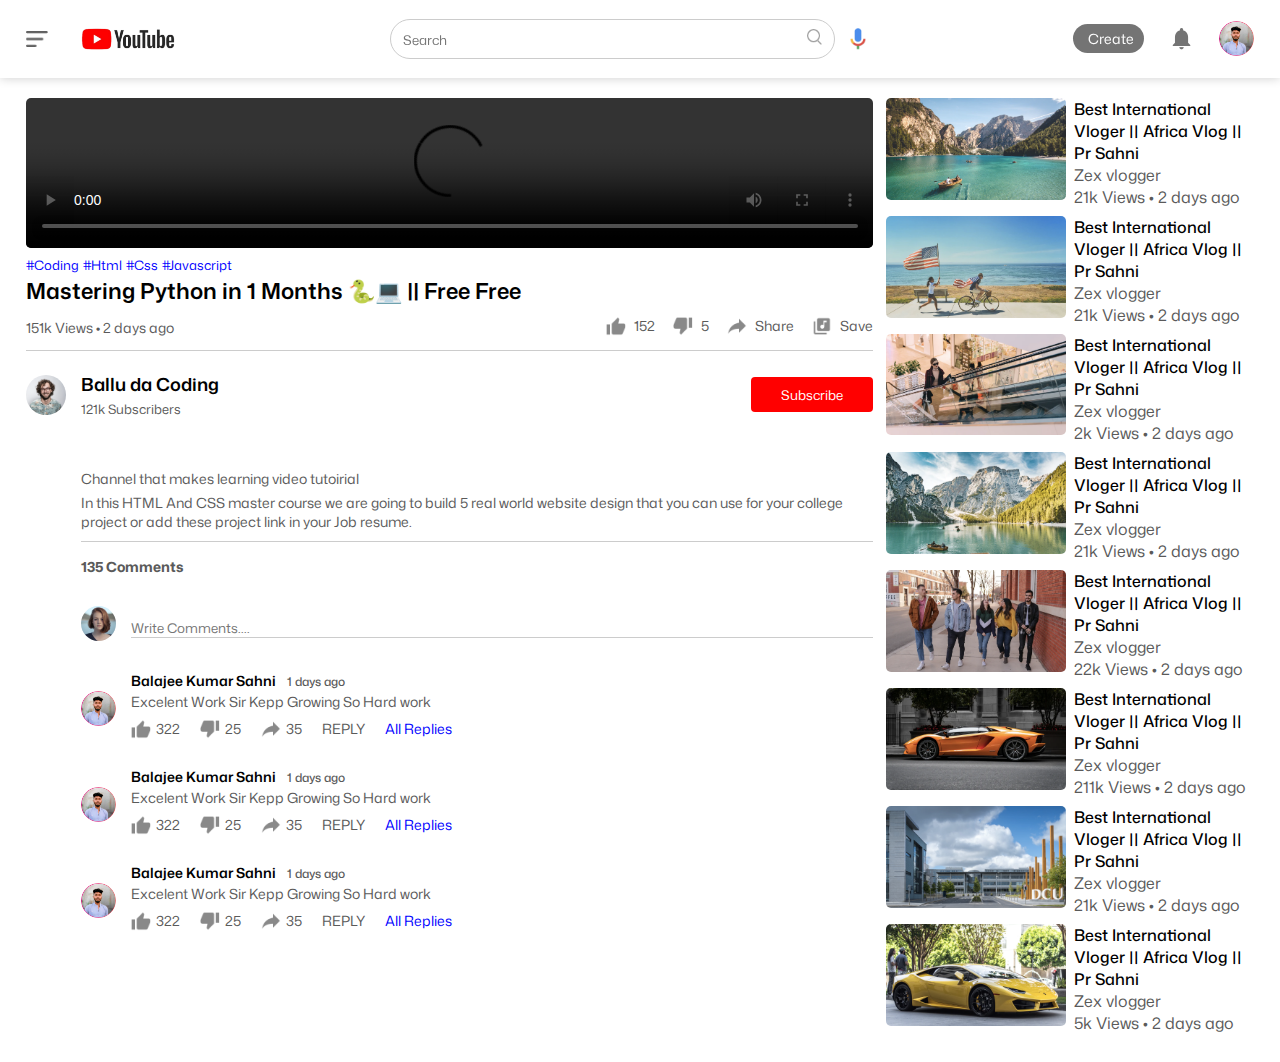
<file: play_video.html>
<!DOCTYPE html>
<html lang="en">

<head>
    <meta charset="UTF-8">
    <meta name="viewport" content="width=device-width, initial-scale=1.0">
    <title>Play Video</title>
    <link rel="stylesheet" href="style.css">
</head>

<body>

    <nav class="flex-div">
        <div class="nav-left flex-div">
            <img src="Assest/Image/menu.png" class="menu-icon">
            <img src="Assest/logo.png" class="logo">
        </div>

        <div class="nav-middel flex-div">
            <div class="srarch-box">
                <input type="text" placeholder="Search">
                <img src="Assest/Image/search.png" class="search-icon">
            </div>
            <img src="Assest/Image/voice-search.png" class="mic-icon">
        </div>

        <div class="nav-right flex-div">
            <div class="Upload-icon"> <i class="fa-solid fa-plus"></i>Create</div>
            <img src="Assest/Image/notification.png">
            <img src="Assest/Image/user-1.png" class="user-icon">
        </div>
    </nav>

    <div class="container play-container">
        <div class="row">
            <div class="play-video">
                <video controls autoplay>
                    <source src="https://videos.pexels.com/video-files/8266175/8266175-uhd_2560_1440_25fps.mp4"
                        type="Video/mp4">
                </video>

                <div class="tags">
                    <a href="">#Coding</a>
                    <a href="">#Html</a>
                    <a href="">#Css</a>
                    <a href="">#Javascript</a>
                </div>
                <h3>Mastering Python in 1 Months 🐍💻 || Free Free</h3>
                <div class="play-viseo-info">
                    <p>151k Views &bull; 2 days ago</p>
                    <div>
                        <a href=""><img src="Assest/Image/like.png">152</a>
                        <a href=""><img src="Assest/Image/dislike.png">5</a>
                        <a href=""><img src="Assest/Image/share.png">Share</a>
                        <a href=""><img src="Assest/Image/save.png">Save</a>
                    </div>
                </div>
                <hr>

                <div class="publisher">
                    <img src="Assest/Image/Jack.png">
                    <div>
                        <p>Ballu da Coding</p>
                        <span>121k Subscribers</span>
                    </div>
                    <button type="button">Subscribe</button>
                </div>

                <div class="vid-description">
                    <p>Channel that makes learning video tutoirial</p>
                    <p>In this HTML And CSS master course we are going to build 5 real world website design that you can
                        use for your college project or add these project link in your Job resume.</p>
                    <hr>
                    <h4>135 Comments</h4>

                    <div class="add-comment">
                        <img src="Assest/Image/megan.png">
                        <input type="text" placeholder="Write Comments....">
                    </div>

                    <div class="old-comment">
                        <img src="Assest/Image/user-1.png">
                        <div>
                            <h3>Balajee Kumar Sahni <span>1 days ago</span> </h3>
                            <p>Excelent Work Sir Kepp Growing So Hard work</p>

                            <div class="comment-action">
                                <img src="Assest/Image/like.png">
                                <span>322</span>
                                <img src="Assest/Image/dislike.png">
                                <span>25</span>
                                <img src="Assest/Image/share.png">
                                <span>35</span>
                                <span>REPLY</span>
                                <a href="">All Replies</a>
                            </div>
                        </div>
                    </div>

                    <div class="old-comment">
                        <img src="Assest/Image/user-1.png">
                        <div>
                            <h3>Balajee Kumar Sahni <span>1 days ago</span> </h3>
                            <p>Excelent Work Sir Kepp Growing So Hard work</p>

                            <div class="comment-action">
                                <img src="Assest/Image/like.png">
                                <span>322</span>
                                <img src="Assest/Image/dislike.png">
                                <span>25</span>
                                <img src="Assest/Image/share.png">
                                <span>35</span>
                                <span>REPLY</span>
                                <a href="">All Replies</a>
                            </div>
                        </div>
                    </div>

                    <div class="old-comment">
                        <img src="Assest/Image/user-1.png">
                        <div>
                            <h3>Balajee Kumar Sahni <span>1 days ago</span> </h3>
                            <p>Excelent Work Sir Kepp Growing So Hard work</p>

                            <div class="comment-action">
                                <img src="Assest/Image/like.png">
                                <span>322</span>
                                <img src="Assest/Image/dislike.png">
                                <span>25</span>
                                <img src="Assest/Image/share.png">
                                <span>35</span>
                                <span>REPLY</span>
                                <a href="">All Replies</a>
                            </div>
                        </div>
                    </div>
                </div>


            </div>
            <div class="right-sidebar">
                <div class="side-video-list">
                    <a href="" class="small-thumbinal"><img src="Assest/Image/thumbnail1.png"></a>
                    <div class="vid-info">
                        <a href="">Best International Vloger || Africa Vlog || Pr Sahni </a>
                        <p>Zex vlogger</p>
                        <p>21k Views &bull; 2 days ago</p>
                    </div>
                </div>

                <div class="side-video-list">
                    <a href="" class="small-thumbinal"><img src="Assest/Image/thumbnail2.png"></a>
                    <div class="vid-info">
                        <a href="">Best International Vloger || Africa Vlog || Pr Sahni </a>
                        <p>Zex vlogger</p>
                        <p>21k Views &bull; 2 days ago</p>
                    </div>
                </div>

                <div class="side-video-list">
                    <a href="" class="small-thumbinal"><img src="Assest/Image/thumbnail3.png"></a>
                    <div class="vid-info">
                        <a href="">Best International Vloger || Africa Vlog || Pr Sahni </a>
                        <p>Zex vlogger</p>
                        <p>2k Views &bull; 2 days ago</p>
                    </div>
                </div>

                <div class="side-video-list">
                    <a href="" class="small-thumbinal"><img src="Assest/Image/thumbnail4.png"></a>
                    <div class="vid-info">
                        <a href="">Best International Vloger || Africa Vlog || Pr Sahni </a>
                        <p>Zex vlogger</p>
                        <p>21k Views &bull; 2 days ago</p>
                    </div>
                </div>

                <div class="side-video-list">
                    <a href="" class="small-thumbinal"><img src="Assest/Image/thumbnail5.png"></a>
                    <div class="vid-info">
                        <a href="">Best International Vloger || Africa Vlog || Pr Sahni </a>
                        <p>Zex vlogger</p>
                        <p>22k Views &bull; 2 days ago</p>
                    </div>
                </div>

                <div class="side-video-list">
                    <a href="" class="small-thumbinal"><img src="Assest/Image/thumbnail6.png"></a>
                    <div class="vid-info">
                        <a href="">Best International Vloger || Africa Vlog || Pr Sahni </a>
                        <p>Zex vlogger</p>
                        <p>211k Views &bull; 2 days ago</p>
                    </div>
                </div>

                <div class="side-video-list">
                    <a href="" class="small-thumbinal"><img src="Assest/Image/thumbnail7.png"></a>
                    <div class="vid-info">
                        <a href="">Best International Vloger || Africa Vlog || Pr Sahni </a>
                        <p>Zex vlogger</p>
                        <p>21k Views &bull; 2 days ago</p>
                    </div>
                </div>

                <div class="side-video-list">
                    <a href="" class="small-thumbinal"><img src="Assest/Image/thumbnail8.png"></a>
                    <div class="vid-info">
                        <a href="">Best International Vloger || Africa Vlog || Pr Sahni </a>
                        <p>Zex vlogger</p>
                        <p>5k Views &bull; 2 days ago</p>
                    </div>
                </div>
            </div>
        </div>
    </div>


</body>

</html>
</file>
<file: style.css>
@import url('https://fonts.googleapis.com/css2?family=Fira+Sans+Condensed:ital,wght@0,100;0,200;0,300;0,400;0,500;0,600;0,700;0,800;0,900;1,100;1,200;1,300;1,400;1,500;1,600;1,700;1,800;1,900&family=Inter:ital,opsz,wght@0,14..32,100..900;1,14..32,100..900&family=Mona+Sans:ital,wght@0,200..900;1,200..900&family=Roboto+Mono:ital,wght@0,100..700;1,100..700&display=swap');



* {
    margin: 0;
    padding: 0;
    box-sizing: border-box;
    font-family: "Mona Sans", serif;
}

a {
    text-decoration: none;
    color: #5a5a5a;
}


img {
    cursor: pointer;
}

.flex-div {
    display: flex;
    align-items: center;
}

nav {
    padding: 10px 2%;
    justify-content: space-between;
    box-shadow: 0 0 10px rgba(0, 0, 0, 0.2);
    background: #fff;
    position: sticky;
    top: 0;
    z-index: 10;
}

/* Nav Left start */

.nav-left .menu-icon {
    width: 22px;
    margin-right: 25px;
}

.nav-left .logo {
    width: 110px;
}

/* Nav Middle start */

.nav-middel .mic-icon {
    width: 16px;
}

.nav-middel .srarch-box {
    border: 1px solid #ccc;
    margin-right: 15px;
    padding: 8px 12px;
    border-radius: 25px;
}

.nav-middel .srarch-box input {
    width: 400px;
    outline: 0;
    background: transparent;
    border: 0;
}

.nav-middel .srarch-box img {
    width: 15px;
}


/* Nav right start */
.nav-right img {
    width: 25px;
    margin-right: 25px;
}

.nav-right .user-icon {
    width: 35px;
    border-radius: 50%;
    margin-right: 0;
}

.Upload-icon {
    color: #fff;
    background: rgb(116, 116, 116);
    font-size: 14px;
    padding: 5px 10px;
    border-radius: 25px;
    display: flex;
    align-items: center;
    gap: 5px;
    margin-right: 25px;
    cursor: pointer;
}

.Upload-icon:hover {
    color: #ffffff;
    background: rgb(186, 184, 184);
}

/* --------------------sidebar----------------------- */
.sidebar {
    background: #fff;
    width: 15%;
    height: 100%;
    position: absolute;
    top: 0;
    padding-left: 2%;
    padding-top: 100px;
    padding-bottom: 30px;
    /* z-index: 100; */
}

.shortcut-link a img {
    width: 30px;
    margin-right: 20px;
}

.shortcut-link a {
    display: flex;
    align-items: center;
    margin-bottom: 20px;
    width: fit-content;
    flex-wrap: wrap;
}

.sidebar hr {
    border: 0;
    height: 1px;
    background: #ccc;
    width: 95%;
}

.you-link-title {
    display: flex;
    align-items: center;
    gap: 5px;
}

.you-link h3 {
    /* color: #5a5a5a; */
    font-size: 15px;
    margin: 20px 0;
}

.you-link a img {
    width: 30px;
    margin-right: 20px;
}

.you-link a {
    display: flex;
    align-items: center;
    margin-bottom: 20px;
    width: fit-content;
    flex-wrap: wrap;
}

.you-link hr {
    border: 0;
    height: 1px;
    background: #ccc;
    width: 95%;
}

.subscribed-list h3 {
    font-size: 15px;
    margin: 20px 0;
    /* color: $; */
}

.subscribed-list a {
    display: flex;
    align-items: center;
    margin-bottom: 20px;
    width: fit-content;
    flex-wrap: wrap;
}

.subscribed-list a img {
    width: 30px;
    border-radius: 50%;
    margin-right: 20px;
}

.show-more {
    font-size: 15px;
    color: black;
    margin-left: 30px;
}

.explore-list h3 {
    font-size: 15px;
    margin: 20px 0;
}

.explore-list a {
    display: flex;
    align-items: center;
    margin-bottom: 20px;
    width: fit-content;
    flex-wrap: wrap;
}

.explore-list a img {
    width: 30px;
    margin-right: 20px;
}

.small-sidebar {
    width: 5%;
}

.small-sidebar a p {
    display: none;
}

.small-sidebar h3 {
    display: none;
}

.small-sidebar hr {
    width: 50%;
    margin-bottom: 25px;
}

.small-sidebar hr {
    display: none;
}

.small-sidebar .you-link {
    display: none;
}

.small-sidebar .subscribed-list {
    display: none;
}

.small-sidebar .explore-list {
    display: none;
}


/* ----------------------main--------------------- */
.container {
    /* background: #f9f9f9; */
    padding-left: 17%;
    padding-right: 2%;
    padding-top: 20px;
    padding-bottom: 20px;
    width: 100%;
}

.large-container {
    padding-left: 7px;
}

.large-container .banner {
    margin-left: 100px;
    width: fit-content;
}

.large-container .list-c0ntainer {
    margin-left: 100px;
    display: grid;
    grid-template-columns: repeat(auto-fit, minmax(250px, 1fr));
    grid-column-gap: 16px;
    grid-row-gap: 30px;
    margin-top: 15px;
}

.banner {
    width: 100%;
}

.banner img {
    width: 100%;
    border-radius: 8px;
    /* top: 0; */
}

.list-c0ntainer {
    display: grid;
    grid-template-columns: repeat(auto-fit, minmax(250px, 1fr));
    grid-column-gap: 16px;
    grid-row-gap: 30px;
    margin-top: 15px;
}

.video-list .thumbinal {
    width: 100%;
    border-radius: 5px;
}



.video-list .flex-div {
    align-items: flex-start;
    margin-top: 7px;

}

.video-list .flex-div img {
    width: 35px;
    margin-right: 10px;
    border-radius: 50%;
}

.video-info {
    color: #5a5a5a;
    font-size: 13px;

}

.video-info a {
    color: #000;
    font-weight: 600;
    display: block;
    margin-bottom: 5px;
}

/* -------------------Media Query------------------ */

@media (max-width:900px) {
    .menu-icon {
        display: none;
    }

    .sidebar {
        display: none;
    }

    .container {
        padding-top: 0%;
        padding-left: 5%;
        padding-right: 5%;
    }

    /* .large-container{
        padding-left: 0%;
    } */

    .nav-right img {
        display: none;
    }

    .Upload-icon {
        display: none;
    }

    .nav-right .user-icon {
        display: block;
        width: 30px;
    }

    .nav-middel .srarch-box {
        width: 180px;
    }

    .nav-middel .srarch-box input {
        width: 135px;
    }

    .nav-middel .mic-icon {
        display: none;
    }

    .logo {
        width: 90px;
    }
}


/* ------------------play video page-------------- */

.play-container {
    padding-left: 2%;
}

.row {
    display: flex;
    justify-content: space-between;
    flex-wrap: wrap;
}

.play-video {
    flex-basis: 69%;

}

.play-video video {
    width: 100%;
    border-radius: 5px;
}

.right-sidebar {
    flex-basis: 30%;
}

.side-video-list {
    display: flex;
    justify-content: space-between;
    margin-bottom: 8px;
}

.side-video-list img {
    width: 100%;
    border-radius: 5px;
}

.side-video-list .small-thumbinal {
    flex-basis: 49%;

}

.side-video-list .vid-info {
    flex-basis: 49%;
}

.vid-info a {
    color: #000;
    font-weight: 500;
}

.vid-info p {
    color: #5a5a5a;
}

.play-video .tags a {
    color: #0000ff;
    font-size: 13px;
}

.play-video h3 {
    font-weight: 600;
    font-size: 22px;
}

.play-video .play-viseo-info {
    display: flex;
    align-items: center;
    justify-content: space-between;
    flex-wrap: wrap;
    margin-top: 10px;
    font-size: 14px;
    color: #5a5a5a;
}

.play-video .play-viseo-info a img {
    width: 20px;
    margin-right: 8px;
}

.play-video .play-viseo-info a {
    display: inline-flex;
    align-items: center;
    margin-left: 15px;
}

.play-video hr {
    height: 1px;
    border: 0;
    background: #ccc;
    margin: 10px 0;
}

.publisher {
    display: flex;
    align-items: center;
    margin-top: 20px;
}

.publisher div {
    flex: 1;
    /* line-height: 18; */
}

.publisher img {
    width: 40px;
    border-radius: 50%;
    margin-right: 15px;
}

.publisher div p {
    color: #000;
    font-weight: 600;
    font-size: 18px;
}

.publisher div span {
    color: #5a5a5a;
    font-size: 13px;
}

.publisher button {
    background: red;
    color: white;
    padding: 8px 30px;
    border: 0;
    outline: 0;
    border-radius: 4px;
    cursor: pointer;
}

.vid-description {
    padding-left: 55px;
    margin: 50px 0;

}

.vid-description p {
    font-size: 14px;
    margin-bottom: 5px;
    color: #5a5a5a;
}

.vid-description h4 {
    font-size: 14px;
    color: #5a5a5a;
    margin-top: 15px;
}

.add-comment {
    display: flex;
    align-items: center;
    margin: 30px 0;
}

.add-comment img {
    border-radius: 50%;
    width: 35px;
    margin-right: 15px;
}

.add-comment input {
    outline: 0;
    border: 0;
    border-bottom: 1px solid #ccc;
    width: 100%;
    padding-top: 10px;
    background: transparent;
}

.old-comment {
    display: flex;
    align-items: center;
    margin: 20px 0;
}

.old-comment img {
    width: 35px;
    border-radius: 50%;
    margin-right: 15px;
}

.old-comment h3 {
    font-size: 14px;
    margin-bottom: 2px;
}

.old-comment h3 span {
    font-size: 12px;
    color: #5a5a5a;
    font-weight: 500;
    margin-left: 8px;
}

.old-comment .comment-action {
    display: flex;
    align-items: center;
    justify-content: space-between;
    margin: 8px 0;
    font-size: 14px;
}

.old-comment .comment-action img {
    border-radius: 0;
    width: 20px;
    margin-right: 5px;
}

.old-comment .comment-action span {
    margin-right: 20px;
    color: #5a5a5a;
}

.old-comment .comment-action a {
    color: #0000ff;
}


@media (max-width:900px) {
    .play-video {
        flex-basis: 100%;
    }

    .right-sidebar {
        flex-basis: 100%;
    }

    .play-container {
        padding-left: 5%;
    }

    .vid-description {
        padding-left: 0;
    }

    .play-video .play-viseo-info a {
        margin-left: 0;
        margin-right: 15px;
        margin-top: 15px;
    }
}
</file>
